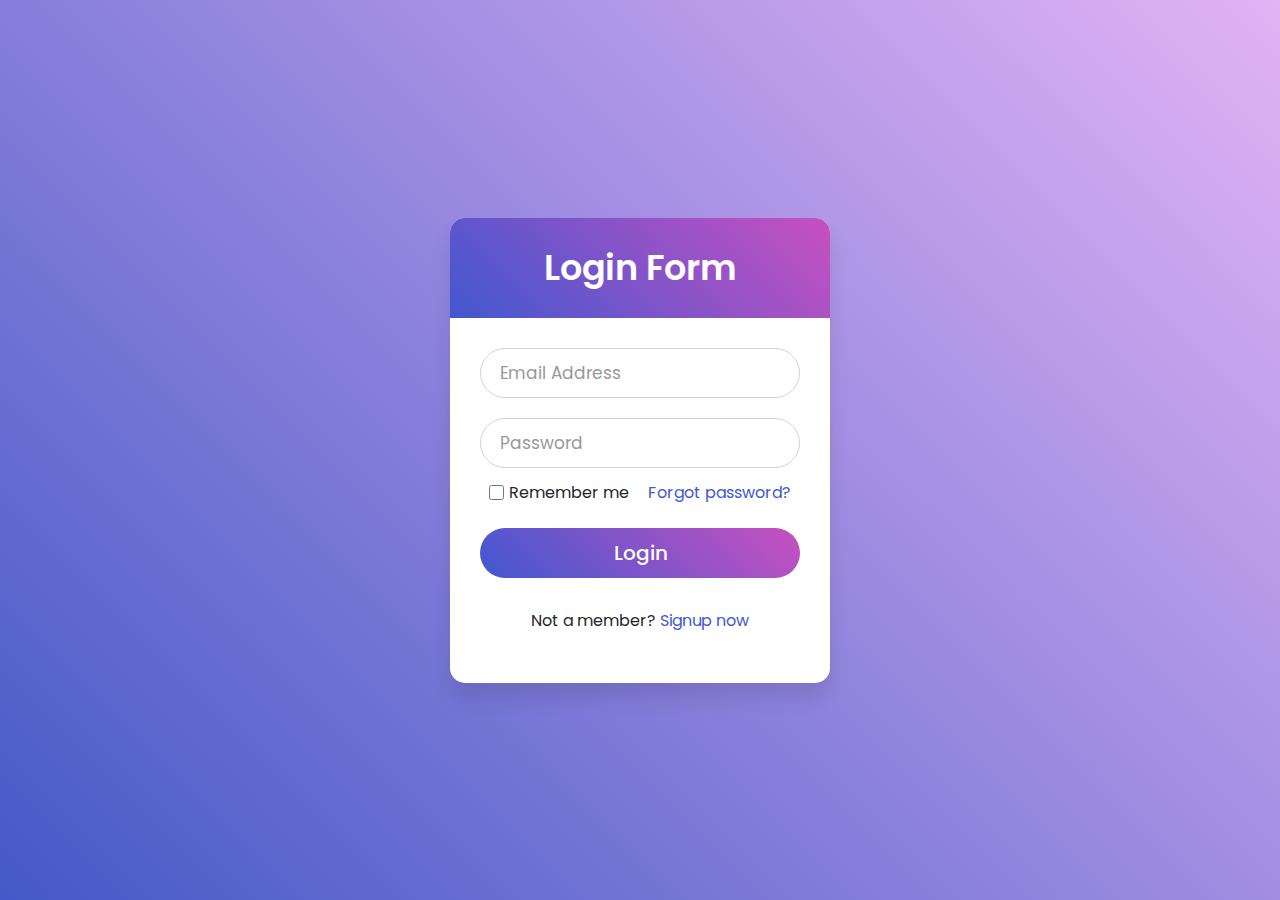
<file: Login form/index.html>
<!DOCTYPE html>
<html lang="en" dir="ltr">
  <head>
    <meta charset="utf-8">
    <title>Login Form Design</title>
    <link rel="stylesheet" href="style.css">
  </head>
  <body>
    <div class="wrapper">
      <div class="title">Login Form</div>
      <form action="#">
        <div class="field">
          <input type="text" required>
          <label>Email Address</label>
        </div>
        <div class="field">
          <input type="password" required>
          <label>Password</label>
        </div>
        <div class="content">
          <div class="checkbox">
            <input type="checkbox" id="remember-me">
            <label for="remember-me">Remember me</label>
          </div>
          <div class="pass-link"><a href="#">Forgot password?</a></div>
        </div>
        <div class="field">
          <input type="submit" value="Login">
        </div>
        <div class="signup-link">Not a member? <a href="#">Signup now</a></div>
      </form>
    </div>

  </body>
</html>
</file>
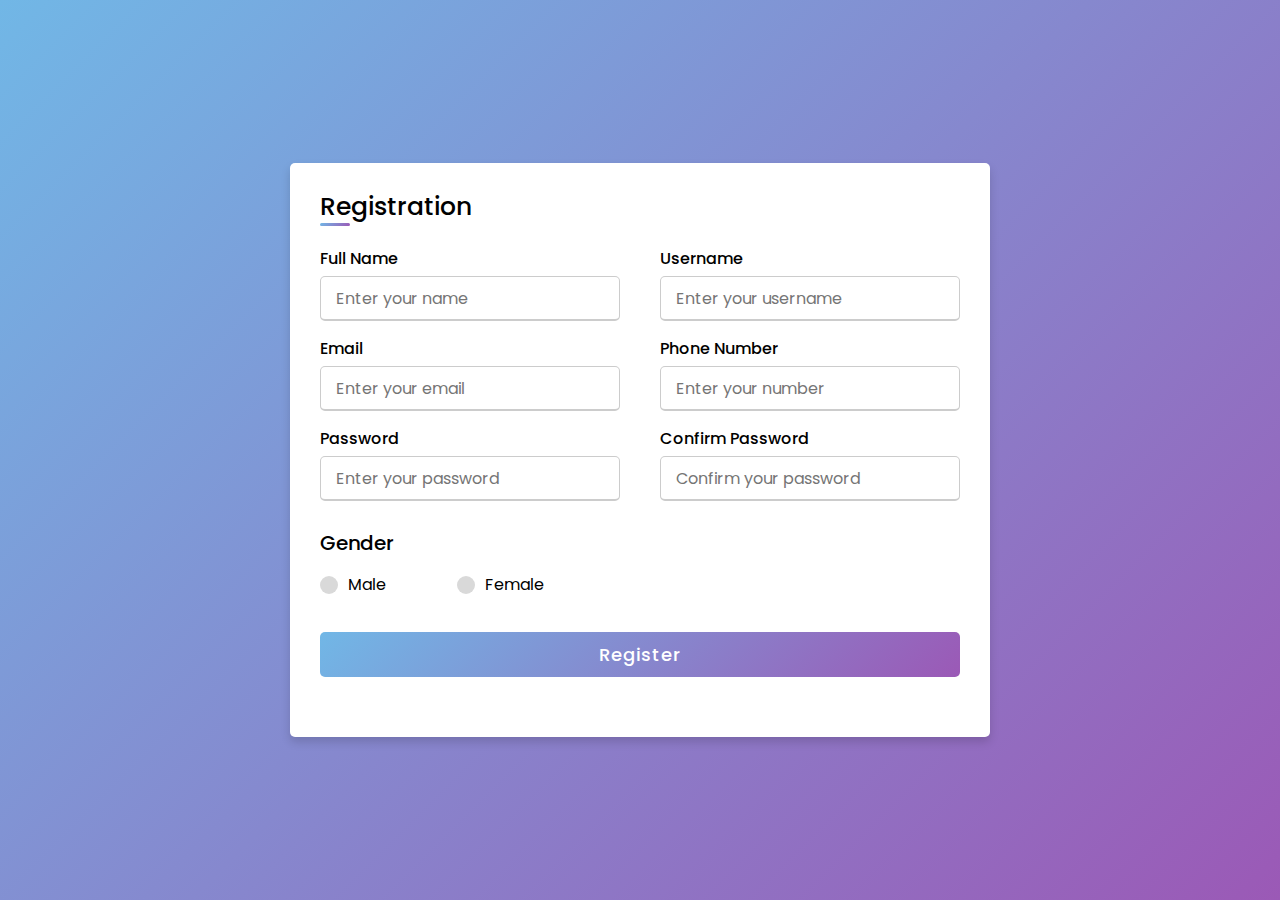
<file: Responsive Registration Form/index.html>
<!DOCTYPE html>
<html lang="en" dir="ltr">
  <head>
    <meta charset="UTF-8">
    <title> Responsive Registration Form </title>
    <link rel="stylesheet" href="style.css">
    <meta name="viewport" content="width=device-width, initial-scale=1.0">
  </head>
<body>
  <div class="container">
    <div class="title">Registration</div>
    <div class="content">
      <form action="#">
        <div class="user-details">
          <div class="input-box">
            <span class="details">Full Name</span>
            <input type="text" placeholder="Enter your name" required>
          </div>
          <div class="input-box">
            <span class="details">Username</span>
            <input type="text" placeholder="Enter your username" required>
          </div>
          <div class="input-box">
            <span class="details">Email</span>
            <input type="text" placeholder="Enter your email" required>
          </div>
          <div class="input-box">
            <span class="details">Phone Number</span>
            <input type="text" placeholder="Enter your number" required>
          </div>
          <div class="input-box">
            <span class="details">Password</span>
            <input type="text" placeholder="Enter your password" required>
          </div>
          <div class="input-box">
            <span class="details">Confirm Password</span>
            <input type="text" placeholder="Confirm your password" required>
          </div>
        </div>
        <div class="gender-details">
          <input type="radio" name="gender" id="dot-1">
          <input type="radio" name="gender" id="dot-2">
          <span class="gender-title">Gender</span>
          <div class="category">
            <label for="dot-1">
            <span class="dot one"></span>
            <span class="gender">Male</span>
          </label>
          <label for="dot-2">
            <span class="dot two"></span>
            <span class="gender">Female</span>
          </label>
        </div>
        <div class="button">
          <input type="submit" value="Register">
        </div>
      </form>
    </div>
  </div>

</body>
</html>
</file>
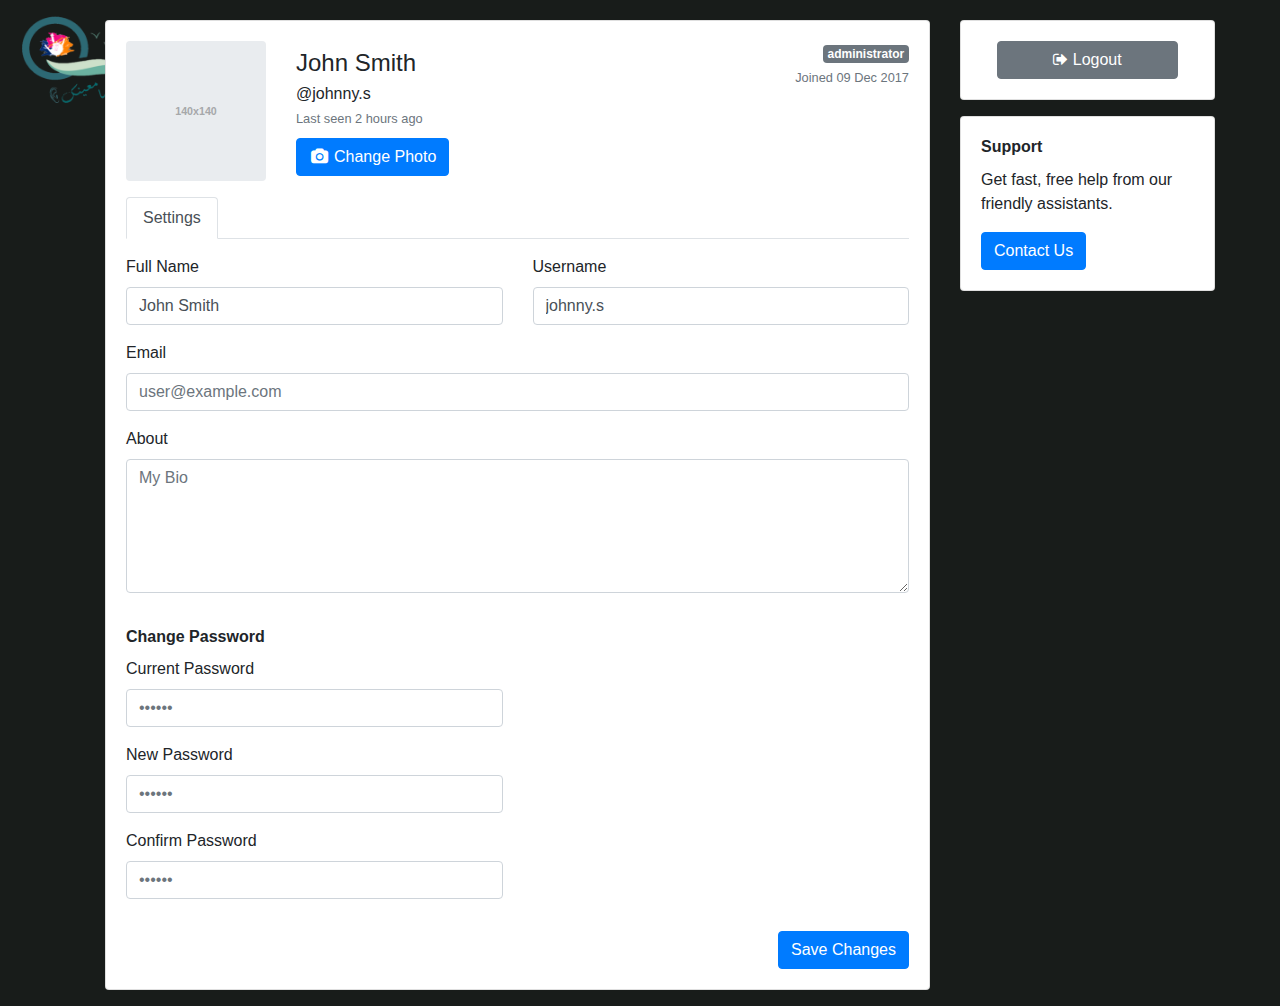
<file: Edit-profile-page/Edit-profile.html>
<!DOCTYPE html>
<html lang="en">
<head>
    <meta charset="utf-8">
    <title>Edit profile</title>
    <meta name="viewport" content="width=device-width, initial-scale=1">
	<script src="https://code.jquery.com/jquery-1.10.2.min.js"></script>
    <link href="https://cdn.jsdelivr.net/npm/bootstrap@4.1.1/dist/css/bootstrap.min.css" rel="stylesheet">
	<script src="https://cdn.jsdelivr.net/npm/bootstrap@4.1.1/dist/js/bootstrap.bundle.min.js"></script>
</head>
<body>
  <link href="https://maxcdn.bootstrapcdn.com/font-awesome/4.3.0/css/font-awesome.min.css" rel="stylesheet">
<img src="layer_10_Urn_icon.ico" class="logo">
  <div class="container">
<div class="row flex-lg-nowrap">
  <div class="col">
    <div class="row">
      <div class="col mb-3">
        <div class="card">
          <div class="card-body">
            <div class="e-profile">
              <div class="row">
                <div class="col-12 col-sm-auto mb-3">
                  <div class="mx-auto" style="width: 140px;">
                    <div class="d-flex justify-content-center align-items-center rounded" style="height: 140px; background-color: rgb(233, 236, 239);">
                      <span style="color: rgb(166, 168, 170); font: bold 8pt Arial;">140x140</span>
                    </div>
                  </div>
                </div>
                <div class="col d-flex flex-column flex-sm-row justify-content-between mb-3">
                  <div class="text-center text-sm-left mb-2 mb-sm-0">
                    <h4 class="pt-sm-2 pb-1 mb-0 text-nowrap">John Smith</h4>
                    <p class="mb-0">@johnny.s</p>
                    <div class="text-muted"><small>Last seen 2 hours ago</small></div>
                    <div class="mt-2">
                      <button class="btn btn-primary" type="button">
                        <i class="fa fa-fw fa-camera"></i>
                        <span>Change Photo</span>
                      </button>
                    </div>
                  </div>
                  <div class="text-center text-sm-right">
                    <span class="badge badge-secondary">administrator</span>
                    <div class="text-muted"><small>Joined 09 Dec 2017</small></div>
                  </div>
                </div>
              </div>
              <ul class="nav nav-tabs">
                <li class="nav-item"><a href="" class="active nav-link">Settings</a></li>
              </ul>
              <div class="tab-content pt-3">
                <div class="tab-pane active">
                  <form class="form" novalidate="">
                    <div class="row">
                      <div class="col">
                        <div class="row">
                          <div class="col">
                            <div class="form-group">
                              <label>Full Name</label>
                              <input class="form-control" type="text" name="name" placeholder="John Smith" value="John Smith">
                            </div>
                          </div>
                          <div class="col">
                            <div class="form-group">
                              <label>Username</label>
                              <input class="form-control" type="text" name="username" placeholder="johnny.s" value="johnny.s">
                            </div>
                          </div>
                        </div>
                        <div class="row">
                          <div class="col">
                            <div class="form-group">
                              <label>Email</label>
                              <input class="form-control" type="text" placeholder="user@example.com">
                            </div>
                          </div>
                        </div>
                        <div class="row">
                          <div class="col mb-3">
                            <div class="form-group">
                              <label>About</label>
                              <textarea class="form-control" rows="5" placeholder="My Bio"></textarea>
                            </div>
                          </div>
                        </div>
                      </div>
                    </div>
                    <div class="row">
                      <div class="col-12 col-sm-6 mb-3">
                        <div class="mb-2"><b>Change Password</b></div>
                        <div class="row">
                          <div class="col">
                            <div class="form-group">
                              <label>Current Password</label>
                              <input class="form-control" type="password" placeholder="••••••">
                            </div>
                          </div>
                        </div>
                        <div class="row">
                          <div class="col">
                            <div class="form-group">
                              <label>New Password</label>
                              <input class="form-control" type="password" placeholder="••••••">
                            </div>
                          </div>
                        </div>
                        <div class="row">
                          <div class="col">
                            <div class="form-group">
                              <label>Confirm <span class="d-none d-xl-inline">Password</span></label>
                              <input class="form-control" type="password" placeholder="••••••"></div>
                          </div>
                        </div>
                      </div>
                    </div>
                    <div class="row">
                      <div class="col d-flex justify-content-end">
                        <button class="btn btn-primary" type="submit">Save Changes</button>
                      </div>
                    </div>
                  </form>

                </div>
              </div>
            </div>
          </div>
        </div>
      </div>

      <div class="col-12 col-md-3 mb-3">
        <div class="card mb-3">
          <div class="card-body">
            <div class="px-xl-3">
              <button class="btn btn-block btn-secondary">
                <i class="fa fa-sign-out"></i>
                <span>Logout</span>
              </button>
            </div>
          </div>
        </div>
        <div class="card">
          <div class="card-body">
            <h6 class="card-title font-weight-bold">Support</h6>
            <p class="card-text">Get fast, free help from our friendly assistants.</p>
            <button type="button" class="btn btn-primary">Contact Us</button>
          </div>
        </div>
      </div>
    </div>

  </div>
</div>
</div>

<style type="text/css">
body{
    margin-top:20px;
    background:#181c1a
}
.logo{
width: 115px;
height: 110px;
position: absolute;
margin-right: 1205px;
margin-bottom: 480px;
cursor: pointer;
margin-left: 22px;
margin-top: -15px;
}
.container{
  margin-right: 50px;
}
</style>

<script type="text/javascript">

</script>
</body>
</html>
</file>
<file: Login form/style.css>
@import url('https://fonts.googleapis.com/css?family=Poppins:400,500,600,700&display=swap');
*{
  margin: 0;
  padding: 0;
  box-sizing: border-box;
  font-family: 'Poppins', sans-serif;
}
html,body{
  display: grid;
  height: 100%;
  width: 100%;
  place-items: center;
  background: #f2f2f2;
  background: linear-gradient(-135deg,#e2b3f5, #4459c7)
}
::selection{
  background: #4158d0;
  color: #fff;
}
.wrapper{
  width: 380px;
  background: #fff;
  border-radius: 15px;
  box-shadow: 0px 15px 20px rgba(0,0,0,0.1);
}
.wrapper .title{
  font-size: 35px;
  font-weight: 600;
  text-align: center;
  line-height: 100px;
  color: #fff;
  user-select: none;
  border-radius: 15px 15px 0 0;
  background: linear-gradient(-135deg, #c850c0, #4158d0);
}
.wrapper form{
  padding: 10px 30px 50px 30px;
}
.wrapper form .field{
  height: 50px;
  width: 100%;
  margin-top: 20px;
  position: relative;
}
.wrapper form .field input{
  height: 100%;
  width: 100%;
  outline: none;
  font-size: 17px;
  padding-left: 20px;
  border: 1px solid lightgrey;
  border-radius: 25px;
  transition: all 0.3s ease;
}
.wrapper form .field input:focus,
form .field input:valid{
  border-color: #4158d0;
}
.wrapper form .field label{
  position: absolute;
  top: 50%;
  left: 20px;
  color: #999999;
  font-weight: 400;
  font-size: 17px;
  pointer-events: none;
  transform: translateY(-50%);
  transition: all 0.3s ease;
}
form .field input:focus ~ label,
form .field input:valid ~ label{
  top: 0%;
  font-size: 16px;
  color: #4158d0;
  background: #fff;
  transform: translateY(-50%);
}
form .content{
  display: flex;
  width: 100%;
  height: 50px;
  font-size: 16px;
  align-items: center;
  justify-content: space-around;
}
form .content .checkbox{
  display: flex;
  align-items: center;
  justify-content: center;
}
form .content input{
  width: 15px;
  height: 15px;
  background: red;
}
form .content label{
  color: #262626;
  user-select: none;
  padding-left: 5px;
}
form .content .pass-link{
  color: "";
}
form .field input[type="submit"]{
  color: #fff;
  border: none;
  padding-left: 0;
  margin-top: -10px;
  font-size: 20px;
  font-weight: 500;
  cursor: pointer;
  background: linear-gradient(-135deg, #c850c0, #4158d0);
  transition: all 0.3s ease;
}
form .field input[type="submit"]:active{
  transform: scale(0.95);
}
form .field input[type="submit"]:hover{
  background: linear-gradient(-135deg, #71b7e6, #9b59b6);
}
form .signup-link{
  color: #262626;
  margin-top: 20px;
  text-align: center;
}
form .pass-link a,
form .signup-link a{
  color: #4158d0;
  text-decoration: none;
}
form .pass-link a:hover,
form .signup-link a:hover{
  text-decoration: underline;
}
</file>
<file: Responsive Registration Form/style.css>
@import url('https://fonts.googleapis.com/css2?family=Poppins:wght@200;300;400;500;600;700&display=swap');
*{
  margin: 0;
  padding: 0;
  box-sizing: border-box;
  font-family: 'Poppins',sans-serif;
}
body{
  height: 100vh;
  display: flex;
  justify-content: center;
  align-items: center;
  padding: 10px;
  background: linear-gradient(135deg, #71b7e6, #9b59b6);
}
.container{
  max-width: 700px;
  width: 100%;
  background-color: #fff;
  padding: 25px 30px;
  border-radius: 5px;
  box-shadow: 0 5px 10px rgba(0,0,0,0.15);
}
.container .title{
  font-size: 25px;
  font-weight: 500;
  position: relative;
}
.container .title::before{
  content: "";
  position: absolute;
  left: 0;
  bottom: 0;
  height: 3px;
  width: 30px;
  border-radius: 5px;
  background: linear-gradient(135deg, #71b7e6, #9b59b6);
}
.content form .user-details{
  display: flex;
  flex-wrap: wrap;
  justify-content: space-between;
  margin: 20px 0 12px 0;
}
form .user-details .input-box{
  margin-bottom: 15px;
  width: calc(100% / 2 - 20px);
}
form .input-box span.details{
  display: block;
  font-weight: 500;
  margin-bottom: 5px;
}
.user-details .input-box input{
  height: 45px;
  width: 100%;
  outline: none;
  font-size: 16px;
  border-radius: 5px;
  padding-left: 15px;
  border: 1px solid #ccc;
  border-bottom-width: 2px;
  transition: all 0.3s ease;
}
.user-details .input-box input:focus,
.user-details .input-box input:valid{
  border-color: #9b59b6;
}
form .gender-details .gender-title{
  font-size: 20px;
  font-weight: 500;
}
form .category{
  display: flex;
  width: 35%;
  margin: 14px 0 ;
  justify-content: space-between;
}
form .category label{
  display: flex;
  align-items: center;
  cursor: pointer;
}
form .category label .dot{
  height: 18px;
  width: 18px;
  border-radius: 50%;
  margin-right: 10px;
  background: #d9d9d9;
  border: 5px solid transparent;
  transition: all 0.3s ease;
}
#dot-1:checked ~ .category label .one,
#dot-2:checked ~ .category label .two{
  background: #9b59b6;
  border-color: #d9d9d9;
}
form input[type="radio"]{
  display: none;
}
form .button{
  height: 45px;
  margin: 35px 0
}
form .button input{
  height: 100%;
  width: 100%;
  border-radius: 5px;
  border: none;
  color: #fff;
  font-size: 18px;
  font-weight: 500;
  letter-spacing: 1px;
  cursor: pointer;
  transition: all 0.3s ease;
  background: linear-gradient(135deg, #71b7e6, #9b59b6);
  }
form .button input:hover{
  /* transform: scale(0.99); */
  background: linear-gradient(-135deg, #71b7e6, #9b59b6);
  }
@media(max-width: 584px){
.container{
  max-width: 100%;
  }
form .user-details .input-box{
    margin-bottom: 15px;
    width: 100%;
  }
  form .category{
    width: 100%;
  }
  .content form .user-details{
    max-height: 300px;
    overflow-y: scroll;
  }
  .user-details::-webkit-scrollbar{
    width: 5px;
  }
  }
  @media(max-width: 459px){
  .container .content .category{
    flex-direction: column;
  }
}
</file>
